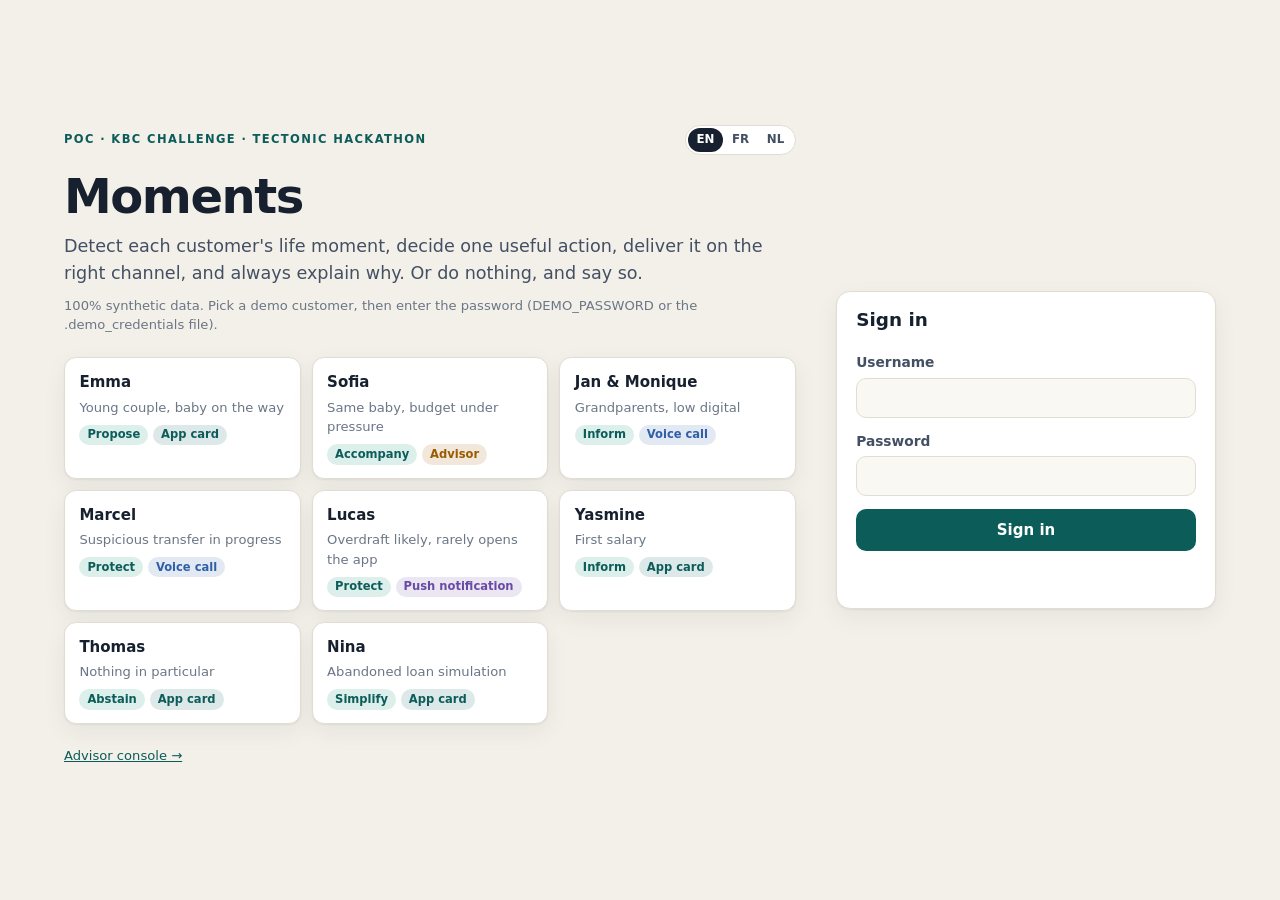
<file: static/index.html>
<!doctype html>
<html lang="en">
<head>
  <meta charset="utf-8">
  <meta name="viewport" content="width=device-width, initial-scale=1">
  <title>Moments – customer demo</title>
  <link rel="stylesheet" href="/static/styles.css">
  <script src="/static/i18n.js" defer></script>
  <script src="/static/common.js" defer></script>
  <script src="/static/app.js" defer></script>
</head>
<body>
  <!-- Sign in -->
  <main id="login-view" class="login" hidden>
    <section class="login-intro">
      <div class="login-top">
        <p class="eyebrow" data-i18n="login.eyebrow"></p>
        <div class="lang-switch" data-lang-switch></div>
      </div>
      <h1>Moments</h1>
      <p class="lead" data-i18n="login.lead"></p>
      <p class="muted small" data-i18n="login.hint"></p>
      <div id="persona-grid" class="persona-grid"></div>
      <p class="small"><a href="/advisor" data-i18n="login.advisorLink"></a></p>
    </section>
    <form id="login-form" class="card login-form" autocomplete="off">
      <h2 data-i18n="login.title"></h2>
      <label><span data-i18n="login.username"></span><input id="login-username" name="username" required maxlength="32" pattern="[a-z0-9_.\-]+"></label>
      <label><span data-i18n="login.password"></span><input id="login-password" name="password" type="password" required maxlength="128"></label>
      <button type="submit" class="btn primary" data-i18n="login.submit"></button>
      <p id="login-error" class="error" role="alert"></p>
    </form>
  </main>

  <!-- Application -->
  <div id="app-view" hidden>
    <header class="topbar">
      <div class="brand">Moments <span class="muted" data-i18n="top.demo"></span></div>
      <div class="topbar-right">
        <span id="demo-clock" class="pill"></span>
        <span id="who" class="who"></span>
        <div class="lang-switch" data-lang-switch></div>
        <button id="logout" class="btn ghost small" data-i18n="top.switch"></button>
      </div>
    </header>

    <div class="stage">
      <div class="phone-col">
        <div class="phone-caption">
          <span id="channel-chip" class="channel-chip"></span>
          <button id="replay" class="btn link small" data-i18n="phone.replay"></button>
        </div>
        <!-- What the customer experiences: the screen changes with the channel -->
        <section class="phone" aria-label="Customer phone">
          <div class="phone-speaker"></div>
          <div id="phone-screen" class="phone-screen"></div>
        </section>
      </div>

      <!-- Backstage: the engine journal -->
      <section class="backstage">
        <div class="backstage-head">
          <h2 data-i18n="back.title"></h2>
          <p class="muted small" data-i18n="back.sub"></p>
        </div>
        <div id="journal"></div>
      </section>
    </div>
  </div>

  <div id="toast" class="toast" role="status" aria-live="polite"></div>
</body>
</html>
</file>
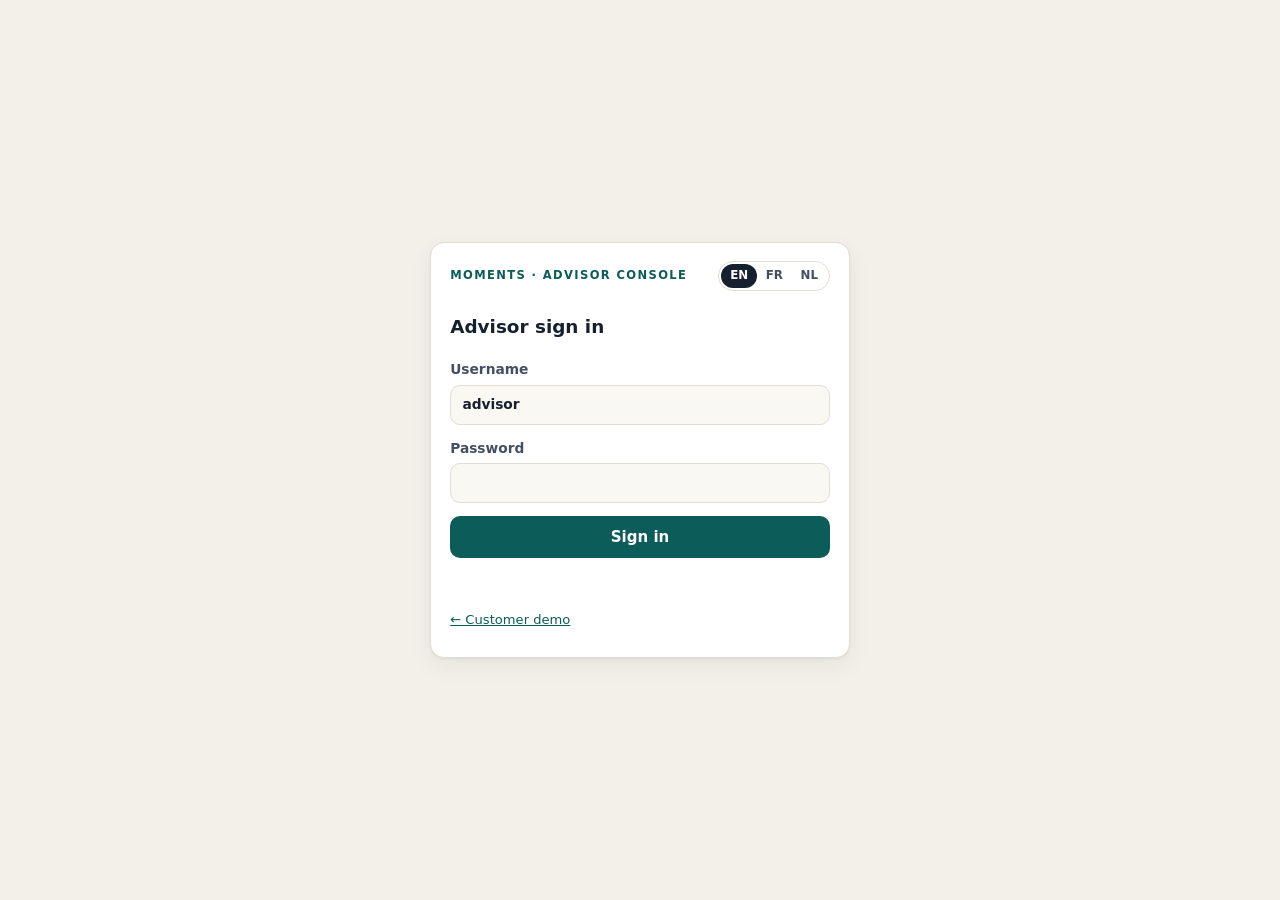
<file: static/dashboard.html>
<!doctype html>
<html lang="en">
<head>
  <meta charset="utf-8">
  <meta name="viewport" content="width=device-width, initial-scale=1">
  <title>Moments – advisor console</title>
  <link rel="stylesheet" href="/static/styles.css">
  <script src="/static/i18n.js" defer></script>
  <script src="/static/common.js" defer></script>
  <script src="/static/dashboard.js" defer></script>
</head>
<body class="dash">
  <main id="login-view" class="login narrow" hidden>
    <form id="login-form" class="card login-form" autocomplete="off">
      <div class="login-top">
        <p class="eyebrow" data-i18n="dash.eyebrow"></p>
        <div class="lang-switch" data-lang-switch></div>
      </div>
      <h2 data-i18n="dash.loginTitle"></h2>
      <label><span data-i18n="login.username"></span><input id="login-username" value="advisor" required maxlength="32"></label>
      <label><span data-i18n="login.password"></span><input id="login-password" type="password" required maxlength="128"></label>
      <button type="submit" class="btn primary" data-i18n="login.submit"></button>
      <p id="login-error" class="error" role="alert"></p>
      <p class="small"><a href="/" data-i18n="dash.backToDemo"></a></p>
    </form>
  </main>

  <div id="app-view" hidden>
    <header class="topbar">
      <div class="brand">Moments <span class="muted" data-i18n="dash.brand"></span></div>
      <div class="topbar-right">
        <div class="lang-switch" data-lang-switch></div>
        <a class="btn ghost small" href="/" data-i18n="dash.customerDemo"></a>
        <button id="refresh" class="btn ghost small" data-i18n="dash.refresh"></button>
        <button id="logout" class="btn ghost small" data-i18n="dash.logout"></button>
      </div>
    </header>

    <div class="dash-grid">
      <section class="kpis" id="kpis"></section>

      <section class="card span2">
        <div class="section-head">
          <div>
            <h2 data-i18n="dash.queue"></h2>
            <p class="muted small" data-i18n="dash.queueSub"></p>
          </div>
          <div class="seg" id="task-filter"></div>
        </div>
        <div class="queue-grid">
          <div id="tasks" class="task-list"></div>
          <div id="task-detail" class="task-detail"></div>
        </div>
      </section>

      <section class="card span2">
        <h2 data-i18n="dash.agenda"></h2>
        <p class="muted small" data-i18n="dash.agendaSub"></p>
        <div id="agenda"></div>
      </section>

      <section class="card span2">
        <h2 data-i18n="dash.learning"></h2>
        <p class="muted small" data-i18n="dash.learningSub"></p>
        <div id="actions-table"></div>
      </section>

      <section class="card">
        <h2 data-i18n="dash.timeline"></h2>
        <p class="muted small" data-i18n="dash.timelineSub"></p>
        <div id="timeline" class="chart"></div>
        <h3 class="mt" data-i18n="dash.channels"></h3>
        <div id="channels"></div>
      </section>

      <section class="card">
        <h2 data-i18n="dash.fairness"></h2>
        <p class="muted small" data-i18n="dash.fairnessSub"></p>
        <div id="fairness"></div>
        <h3 class="mt" data-i18n="dash.bandit"></h3>
        <div id="bandit"></div>
      </section>

      <section class="card span2" id="cost">
        <h2 data-i18n="dash.cost"></h2>
        <p class="muted small" data-i18n="dash.costSub"></p>
        <div class="cost-grid">
          <form id="cost-form" class="cost-inputs"></form>
          <div id="cost-out" class="cost-out"></div>
        </div>
      </section>
    </div>
  </div>
  <div id="toast" class="toast" role="status" aria-live="polite"></div>
</body>
</html>
</file>
<file: static/styles.css>
:root {
  --bg: #f3f0e9;
  --surface: #ffffff;
  --surface-2: #faf8f3;
  --ink: #16202e;
  --ink-2: #435063;
  --muted: #6b7686;
  --line: #e2ddd2;
  --accent: #0c5c5a;
  --accent-ink: #ffffff;
  --accent-soft: #dcefeb;
  --warn: #9a5b00;
  --warn-soft: #fbefd9;
  --danger: #a3261b;
  --danger-soft: #fbe3df;
  --ok: #1d6b3a;
  --ok-soft: #dcf0e2;
  --f-inform: #2f5fa7;
  --f-protect: #a3261b;
  --f-simplify: #6a4aa5;
  --f-propose: #0c5c5a;
  --f-accompany: #9a5b00;
  --f-abstain: #5b6573;
  --ch-app: #0c5c5a;
  --ch-push: #6a4aa5;
  --ch-voice: #2f5fa7;
  --ch-human: #9a5b00;
  --radius: 14px;
  --shadow: 0 1px 2px rgba(22, 32, 46, .06), 0 8px 24px rgba(22, 32, 46, .06);
  --font: ui-sans-serif, system-ui, -apple-system, "Segoe UI", Roboto, "Helvetica Neue", Arial, sans-serif;
  --mono: ui-monospace, "SF Mono", Menlo, Consolas, monospace;
}

* { box-sizing: border-box; }
html, body { margin: 0; }
body { background: var(--bg); color: var(--ink); font: 15px/1.5 var(--font); -webkit-font-smoothing: antialiased; }
[hidden] { display: none !important; }
h1, h2, h3, h4 { line-height: 1.2; margin: 0 0 .5rem; }
h1 { font-size: 3rem; letter-spacing: -.03em; }
h2 { font-size: 1.15rem; }
h3 { font-size: 1rem; }
h4 { font-size: .92rem; }
p { margin: 0 0 .6rem; }
a { color: var(--accent); }
code { font-family: var(--mono); font-size: .82em; background: var(--surface-2); border: 1px solid var(--line); padding: .05rem .3rem; border-radius: 5px; }
.small { font-size: .82rem; }
.strong { font-weight: 700; }
.muted { color: var(--muted); }
.mt { margin-top: 1.2rem; }
.card { background: var(--surface); border: 1px solid var(--line); border-radius: var(--radius); box-shadow: var(--shadow); padding: 1.1rem 1.2rem; }
.eyebrow { text-transform: uppercase; letter-spacing: .12em; font-size: .72rem; font-weight: 600; color: var(--accent); margin: 0; }
.lead { font-size: 1.1rem; color: var(--ink-2); max-width: 44rem; }
.error { color: var(--danger); min-height: 1.2em; font-size: .88rem; }
.warn { color: var(--warn); }
.excluded { color: var(--ok); }

/* Buttons */
.btn { font: inherit; font-weight: 600; border-radius: 10px; border: 1px solid transparent; padding: .55rem .9rem; cursor: pointer; transition: background .15s, border-color .15s; text-decoration: none; display: inline-flex; align-items: center; justify-content: center; gap: .35rem; }
.btn:focus-visible, input:focus-visible, select:focus-visible, textarea:focus-visible, summary:focus-visible, .persona:focus-visible, .tab:focus-visible, .notif:focus-visible, .task-card:focus-visible { outline: 3px solid color-mix(in srgb, var(--accent) 45%, transparent); outline-offset: 2px; }
.btn.primary { background: var(--accent); color: var(--accent-ink); }
.btn.primary:hover { background: #094846; }
.btn.secondary { background: var(--surface); color: var(--accent); border-color: color-mix(in srgb, var(--accent) 35%, var(--line)); }
.btn.secondary:hover { background: var(--accent-soft); }
.btn.ghost { background: transparent; color: var(--ink-2); border-color: var(--line); }
.btn.ghost:hover { background: var(--surface); }
.btn.ghost-light { background: transparent; color: #dbe3ee; border-color: #3a4658; }
.btn.danger { background: var(--danger); color: #fff; }
.btn.chip { background: var(--surface); border-color: var(--line); color: var(--ink-2); padding: .3rem .65rem; font-size: .8rem; border-radius: 999px; }
.btn.chip:hover { border-color: var(--ink-2); }
.btn.link { background: none; padding: 0; color: var(--accent); }
.btn.small { padding: .35rem .7rem; font-size: .82rem; }
.btn.big { padding: .8rem 1rem; font-size: 1rem; width: 100%; background: #f6f3ec; color: var(--ink); }
.btn.full { width: 100%; }
.btn:disabled { opacity: .5; cursor: not-allowed; }

/* Language switch */
.lang-switch { display: inline-flex; border: 1px solid var(--line); border-radius: 999px; padding: 2px; background: var(--surface); }
.lang-btn { font: inherit; font-size: .74rem; font-weight: 700; border: 0; background: transparent; color: var(--ink-2); padding: .2rem .55rem; border-radius: 999px; cursor: pointer; }
.lang-btn.active { background: var(--ink); color: #fff; }

/* Sign in */
.login { min-height: 100vh; display: grid; grid-template-columns: minmax(0, 1.5fr) minmax(280px, 380px); gap: 2.5rem; align-items: center; padding: 3rem clamp(1rem, 5vw, 5rem); }
.login.narrow { grid-template-columns: minmax(280px, 420px); justify-content: center; }
.login-top { display: flex; justify-content: space-between; align-items: center; gap: 1rem; margin-bottom: .8rem; flex-wrap: wrap; }
.login-form { display: flex; flex-direction: column; gap: .8rem; }
label { display: flex; flex-direction: column; gap: .3rem; font-size: .86rem; font-weight: 600; color: var(--ink-2); }
input:not([type=checkbox]), select, textarea { font: inherit; padding: .55rem .7rem; border-radius: 10px; border: 1px solid var(--line); background: var(--surface-2); color: var(--ink); width: 100%; }
textarea { resize: vertical; }
.persona-grid { display: grid; grid-template-columns: repeat(auto-fill, minmax(190px, 1fr)); gap: .7rem; margin: 1.4rem 0; }
.persona { text-align: left; font: inherit; background: var(--surface); border: 1px solid var(--line); border-radius: 12px; padding: .8rem .9rem; display: flex; flex-direction: column; gap: .25rem; cursor: pointer; box-shadow: var(--shadow); color: var(--ink); }
.persona:hover, .persona.selected { border-color: var(--accent); }
.persona.selected { background: var(--accent-soft); }
.tags { display: flex; flex-wrap: wrap; gap: .3rem; margin-top: .2rem; }
.tag { display: inline-block; font-size: .72rem; font-weight: 700; color: var(--accent); background: var(--accent-soft); padding: .1rem .5rem; border-radius: 999px; white-space: nowrap; }
.tag.danger { color: var(--danger); background: var(--danger-soft); }
.ch-app { --c: var(--ch-app); } .ch-push { --c: var(--ch-push); } .ch-voice { --c: var(--ch-voice); } .ch-human { --c: var(--ch-human); }
.tag.ch-app, .tag.ch-push, .tag.ch-voice, .tag.ch-human { color: var(--c); background: color-mix(in srgb, var(--c) 14%, white); }

/* Top bar */
.topbar { display: flex; justify-content: space-between; align-items: center; gap: 1rem; padding: .8rem 1.4rem; border-bottom: 1px solid var(--line); background: var(--surface); position: sticky; top: 0; z-index: 5; flex-wrap: wrap; }
.brand { font-weight: 800; letter-spacing: -.02em; font-size: 1.15rem; }
.topbar-right { display: flex; gap: .6rem; align-items: center; flex-wrap: wrap; }
.pill { font-size: .78rem; background: var(--surface-2); border: 1px solid var(--line); padding: .25rem .6rem; border-radius: 999px; color: var(--ink-2); }
.who { font-weight: 600; font-size: .88rem; }

/* Stage: phone + backstage */
.stage { display: grid; grid-template-columns: 400px minmax(0, 1fr); gap: 2rem; padding: 1.6rem clamp(1rem, 3vw, 2.4rem); align-items: start; }
.phone-col { position: sticky; top: 76px; }
.phone-caption { display: flex; justify-content: space-between; align-items: center; margin-bottom: .6rem; gap: .5rem; white-space: nowrap; }
.channel-chip { font-size: .78rem; font-weight: 700; color: var(--c); background: color-mix(in srgb, var(--c) 12%, white); border: 1px solid color-mix(in srgb, var(--c) 30%, white); padding: .25rem .7rem; border-radius: 999px; }
.phone { background: #10161f; border-radius: 44px; padding: 12px; box-shadow: 0 30px 60px rgba(16, 22, 31, .25); }
.phone-speaker { width: 90px; height: 6px; background: #2c3645; border-radius: 3px; margin: 2px auto 10px; }
.phone-screen { background: var(--bg); border-radius: 32px; height: 740px; overflow-y: auto; position: relative; }
.phone-screen.view-lock { background: linear-gradient(160deg, #1d3b52 0%, #13283a 45%, #0d1a26 100%); color: #fff; }
.phone-screen.view-call { background: linear-gradient(180deg, #17233a 0%, #0f1726 100%); color: #fff; }
.status-bar { display: flex; justify-content: space-between; font-size: .74rem; font-weight: 600; padding: .7rem 1.4rem .2rem; color: var(--ink-2); }
.status-bar.dark { color: #dbe3ee; }

/* Lock screen (push) */
.lock { padding: 1.6rem 1rem 1rem; display: flex; flex-direction: column; align-items: stretch; }
.lock-time { font-size: 4.2rem; font-weight: 300; text-align: center; letter-spacing: -.03em; line-height: 1; margin-top: 1.2rem; }
.lock-date { text-align: center; font-size: .95rem; color: #c9d4e2; margin: .4rem 0 2.2rem; text-transform: capitalize; }
.notif { text-align: left; font: inherit; color: var(--ink); background: rgba(255, 255, 255, .88); backdrop-filter: blur(12px); border: 0; border-radius: 18px; padding: .8rem .9rem; box-shadow: 0 8px 24px rgba(0, 0, 0, .25); cursor: pointer; animation: drop .5s ease-out; }
.notif p { margin: .15rem 0 0; font-size: .88rem; color: var(--ink-2); }
.notif-head { display: flex; align-items: center; gap: .45rem; font-size: .74rem; font-weight: 600; margin-bottom: .3rem; }
.notif-head .muted { margin-left: auto; }
.app-icon { width: 20px; height: 20px; border-radius: 6px; background: var(--accent); color: #fff; font-size: .7rem; font-weight: 800; display: grid; place-items: center; }
.lock-hint { text-align: center; color: #9fb0c4; font-size: .78rem; margin-top: auto; padding-top: 14rem; }
@keyframes drop { from { transform: translateY(-20px); opacity: 0; } to { transform: none; opacity: 1; } }

/* Call screen (voice) */
.call { padding: 1.8rem 1.1rem 1.2rem; display: flex; flex-direction: column; align-items: center; text-align: center; min-height: 700px; }
.call-avatar { width: 84px; height: 84px; border-radius: 50%; background: var(--accent); display: grid; place-items: center; font-size: 2rem; font-weight: 800; box-shadow: 0 0 0 10px rgba(12, 92, 90, .25); margin-top: 1rem; }
.call-name { font-size: 1.3rem; font-weight: 700; margin-top: 1rem; }
.call-sub { color: #9fb0c4; font-size: .88rem; }
.call-topic { margin-top: 1.4rem; color: #dbe3ee; font-size: .95rem; max-width: 280px; }
.call-actions { display: flex; justify-content: space-around; width: 100%; margin-top: auto; padding-bottom: 2rem; }
.call-btn { font: inherit; border: 0; color: #fff; width: 68px; height: 68px; border-radius: 50%; cursor: pointer; display: flex; flex-direction: column; align-items: center; justify-content: center; font-size: 1.5rem; position: relative; }
.call-btn small { position: absolute; bottom: -1.5rem; font-size: .72rem; color: #c9d4e2; white-space: nowrap; }
.call-btn.accept { background: #1f9d55; animation: pulse 1.4s infinite; }
.call-btn.decline { background: #d93a2b; }
.call-btn.small { width: 52px; height: 52px; font-size: 1.1rem; }
@keyframes pulse { 0%, 100% { box-shadow: 0 0 0 0 rgba(31, 157, 85, .6); } 50% { box-shadow: 0 0 0 14px rgba(31, 157, 85, 0); } }
.wave { display: flex; gap: 3px; align-items: center; height: 36px; margin: 1rem 0; }
.wave i { display: block; width: 4px; background: #5fb3a8; border-radius: 2px; animation: wave 1s ease-in-out infinite; }
.wave i:nth-child(3n) { animation-delay: .2s; } .wave i:nth-child(3n+1) { animation-delay: .4s; } .wave i:nth-child(4n) { animation-delay: .6s; }
@keyframes wave { 0%, 100% { height: 6px; } 50% { height: 32px; } }
.transcript { text-align: left; background: rgba(255, 255, 255, .06); border-radius: 12px; padding: .7rem .8rem; width: 100%; font-size: .88rem; color: #dbe3ee; }
.transcript summary { cursor: pointer; font-weight: 700; font-size: .8rem; color: #9fb0c4; }
.transcript p { margin: .4rem 0 0; }
.call-ctas { display: flex; flex-direction: column; gap: .5rem; width: 100%; margin-top: 1rem; }
.call-foot { display: flex; justify-content: space-between; align-items: center; width: 100%; margin-top: auto; padding: 1.2rem .4rem 1.6rem; }

/* App screen */
.app { padding: .6rem 1rem 1.2rem; }
.greeting { font-size: 1.35rem; font-weight: 800; letter-spacing: -.02em; margin: .4rem 0 .7rem; }
.balance { display: flex; flex-direction: column; padding: .8rem 1rem; margin-bottom: .9rem; }
.balance strong { font-size: 1.5rem; letter-spacing: -.02em; }
.tabs { display: flex; gap: .3rem; background: var(--surface); border: 1px solid var(--line); border-radius: 12px; padding: .25rem; margin-bottom: .9rem; }
.tab { flex: 1; font: inherit; font-weight: 600; font-size: .8rem; border: 0; background: transparent; padding: .45rem .2rem; border-radius: 9px; color: var(--ink-2); cursor: pointer; display: inline-flex; justify-content: center; align-items: center; gap: .3rem; }
.tab.active { background: var(--ink); color: #fff; }
.badge { background: var(--accent); color: #fff; border-radius: 999px; font-size: .66rem; padding: 0 .4rem; }
.opened-from { font-size: .78rem; font-weight: 600; color: var(--c); background: color-mix(in srgb, var(--c) 10%, white); border-radius: 10px; padding: .4rem .7rem; margin-bottom: .6rem; }
.family-line { font-size: .72rem; font-weight: 800; text-transform: uppercase; letter-spacing: .08em; margin-bottom: .5rem; color: var(--muted); }
.family-line.f-inform { color: var(--f-inform); } .family-line.f-protect { color: var(--f-protect); } .family-line.f-simplify { color: var(--f-simplify); }
.family-line.f-propose { color: var(--f-propose); } .family-line.f-accompany { color: var(--f-accompany); }

.block { background: var(--surface); border: 1px solid var(--line); border-radius: var(--radius); padding: 1rem; margin-bottom: .7rem; box-shadow: var(--shadow); }
.block.highlight { border-left: 5px solid var(--f-propose); }
.block.highlight.f-inform { border-left-color: var(--f-inform); } .block.highlight.f-protect { border-left-color: var(--f-protect); }
.block.highlight.f-simplify { border-left-color: var(--f-simplify); } .block.highlight.f-accompany { border-left-color: var(--f-accompany); }
.block.highlight h3 { font-size: 1.08rem; }
.block.highlight p { color: var(--ink-2); font-size: .92rem; }
.ctas { display: flex; flex-direction: column; gap: .45rem; margin-top: .8rem; }
.block.checklist ul, .block.why ul { margin: .2rem 0 .4rem; padding-left: 1.1rem; font-size: .88rem; color: var(--ink-2); }
.block.checklist li { margin-bottom: .2rem; }
.block.why { background: var(--surface-2); box-shadow: none; }
.block.why summary { cursor: pointer; font-weight: 700; font-size: .88rem; color: var(--accent); }
.block.why[open] summary { margin-bottom: .5rem; }
.block.hold { background: var(--danger-soft); border-color: color-mix(in srgb, var(--danger) 30%, var(--line)); }
.block.hold.dark { background: rgba(217, 58, 43, .18); border-color: rgba(217, 58, 43, .5); color: #fff; width: 100%; text-align: left; box-shadow: none; }
.countdown { font-variant-numeric: tabular-nums; color: var(--danger); }
.block.hold.dark .countdown { color: #ffb4ab; }
.block.human { background: var(--warn-soft); border-color: color-mix(in srgb, var(--warn) 30%, var(--line)); }
.advisor-row { display: flex; gap: .7rem; align-items: flex-start; margin-bottom: .6rem; }
.advisor-avatar { flex-shrink: 0; width: 40px; height: 40px; border-radius: 50%; background: var(--warn); color: #fff; font-weight: 800; display: grid; place-items: center; }
.block.abstain { text-align: center; padding: 1.6rem 1.2rem; }
.abstain-icon { width: 46px; height: 46px; border-radius: 50%; background: var(--ok-soft); color: var(--ok); font-weight: 800; font-size: 1.3rem; display: grid; place-items: center; margin: 0 auto .7rem; }
.feedback-bar { display: flex; flex-wrap: wrap; gap: .35rem; align-items: center; margin-top: .4rem; }

/* Booking */
.booking { background: var(--surface); border: 1px solid var(--line); border-radius: 12px; padding: .8rem; margin-bottom: .7rem; }
.booking.embedded { margin: 0; }
.seg { display: inline-flex; background: var(--surface-2); border: 1px solid var(--line); border-radius: 10px; padding: 2px; gap: 2px; flex-wrap: wrap; }
.seg-btn { font: inherit; font-size: .8rem; font-weight: 600; border: 0; background: transparent; color: var(--ink-2); padding: .3rem .6rem; border-radius: 8px; cursor: pointer; }
.seg-btn.active { background: var(--ink); color: #fff; }
.slots { display: flex; flex-wrap: wrap; gap: .35rem; margin: .7rem 0; max-height: 210px; overflow-y: auto; }
.slot-day { width: 100%; font-size: .74rem; font-weight: 700; color: var(--muted); text-transform: capitalize; margin-top: .3rem; }
.slot { font: inherit; font-size: .82rem; border: 1px solid var(--line); background: var(--surface-2); border-radius: 8px; padding: .3rem .55rem; cursor: pointer; }
.slot.active { background: var(--accent); color: #fff; border-color: var(--accent); }
.appt-card { display: flex; flex-direction: column; gap: .3rem; }
.appt-when { display: flex; justify-content: space-between; align-items: center; gap: .5rem; text-transform: capitalize; }
.consent { flex-direction: row; justify-content: space-between; align-items: center; gap: .8rem; background: var(--surface); border: 1px solid var(--line); border-radius: 12px; padding: .75rem .9rem; margin-bottom: .5rem; font-weight: 500; }
.consent.locked { display: flex; background: var(--surface-2); font-size: .86rem; color: var(--ink-2); }
input[role=switch] { appearance: none; width: 42px; height: 24px; border-radius: 999px; background: #c9c3b6; position: relative; cursor: pointer; flex-shrink: 0; transition: background .15s; }
input[role=switch]::after { content: ""; position: absolute; top: 3px; left: 3px; width: 18px; height: 18px; border-radius: 50%; background: #fff; transition: transform .15s; }
input[role=switch]:checked { background: var(--accent); }
input[role=switch]:checked::after { transform: translateX(18px); }

/* Backstage */
.backstage-head { margin-bottom: 1rem; }
.jcard { background: var(--surface); border: 1px solid var(--line); border-radius: var(--radius); padding: 1rem 1.1rem; margin-bottom: .9rem; box-shadow: var(--shadow); }
.jcard h3 { display: flex; align-items: center; gap: .5rem; }
.step { width: 22px; height: 22px; border-radius: 50%; background: var(--ink); color: #fff; font-size: .75rem; display: grid; place-items: center; }
.signal { margin-bottom: .7rem; }
.signal-head { display: flex; justify-content: space-between; align-items: center; margin-bottom: .25rem; }
.bar { height: 6px; border-radius: 999px; background: var(--surface-2); border: 1px solid var(--line); overflow: hidden; margin-bottom: .2rem; }
.fill { display: block; height: 100%; border-radius: 999px; }
.fill.ok { background: var(--accent); } .fill.low { background: #c9c3b6; }
.formula { font-family: var(--mono); font-size: .74rem; }
.table-wrap { overflow-x: auto; }
.jtable { width: 100%; border-collapse: collapse; font-size: .86rem; }
.jtable th { text-align: left; font-size: .72rem; text-transform: uppercase; letter-spacing: .05em; color: var(--muted); padding: .4rem .5rem; border-bottom: 1px solid var(--line); }
.jtable td { padding: .55rem .5rem; border-bottom: 1px solid var(--line); vertical-align: top; }
.jtable tr.st-chosen td { background: color-mix(in srgb, var(--accent-soft) 60%, transparent); }
.status { font-size: .72rem; font-weight: 700; padding: .12rem .5rem; border-radius: 999px; white-space: nowrap; }
.status.chosen { background: var(--ok-soft); color: var(--ok); }
.status.blocked { background: var(--danger-soft); color: var(--danger); }
.status.eligible { background: var(--warn-soft); color: var(--warn); }
.guards { margin: 0; padding-left: 1.1rem; font-size: .88rem; }
.jcard.decision { border-color: color-mix(in srgb, var(--accent) 35%, var(--line)); }

/* Advisor console */
.dash-grid { display: grid; grid-template-columns: repeat(2, minmax(0, 1fr)); gap: 1.1rem; padding: 1.4rem clamp(1rem, 3vw, 2.4rem); }
.span2 { grid-column: span 2; }
.kpis { grid-column: span 2; display: grid; grid-template-columns: repeat(auto-fit, minmax(150px, 1fr)); gap: .8rem; }
.kpi { display: flex; flex-direction: column; gap: .15rem; padding: .9rem 1rem; }
.kpi strong { font-size: 1.6rem; letter-spacing: -.02em; }
.section-head { display: flex; justify-content: space-between; align-items: flex-start; gap: 1rem; flex-wrap: wrap; margin-bottom: .6rem; }
.queue-grid { display: grid; grid-template-columns: minmax(240px, 340px) minmax(0, 1fr); gap: 1rem; align-items: start; }
.task-list { display: flex; flex-direction: column; gap: .5rem; max-height: 640px; overflow-y: auto; padding-right: .2rem; }
.task-card { text-align: left; font: inherit; color: var(--ink); background: var(--surface-2); border: 1px solid var(--line); border-radius: 12px; padding: .7rem .8rem; cursor: pointer; display: flex; flex-direction: column; gap: .25rem; }
.task-card:hover { border-color: var(--ink-2); }
.task-card.active { border-color: var(--accent); background: var(--accent-soft); }
.task-card.high { border-left: 4px solid var(--danger); }
.task-top { display: flex; gap: .35rem; align-items: center; flex-wrap: wrap; }
.task-top .muted { margin-left: auto; }
.tag.tt-outreach { color: var(--warn); background: var(--warn-soft); }
.tag.tt-callback { color: var(--f-inform); background: #e3ecf8; }
.tag.tt-appointment { color: var(--accent); background: var(--accent-soft); }
.tag.tt-credit_review { color: var(--f-simplify); background: #ece6f6; }
.tag.tt-fraud_review { color: var(--danger); background: var(--danger-soft); }
.task-detail { background: var(--surface); border: 1px solid var(--line); border-radius: 12px; padding: 1rem 1.1rem; min-height: 320px; }
.detail-head { display: flex; justify-content: space-between; align-items: flex-start; gap: .6rem; }
.help { background: var(--surface-2); border-radius: 10px; padding: .5rem .7rem; color: var(--ink-2); }
.facts { display: grid; grid-template-columns: max-content 1fr; gap: .3rem .9rem; font-size: .88rem; margin: .8rem 0; }
.facts dt { color: var(--muted); font-weight: 600; }
.facts dd { margin: 0; }
.actions-box { border-top: 1px solid var(--line); margin-top: .8rem; padding-top: .8rem; display: flex; flex-direction: column; gap: .6rem; }
.action-row { display: flex; gap: .45rem; align-items: center; flex-wrap: wrap; }
.action-row select { width: auto; min-width: 140px; padding: .35rem .5rem; font-size: .84rem; }
.timeline-list { list-style: none; padding: 0; margin: 0; border-left: 2px solid var(--line); }
.timeline-list li { display: flex; flex-direction: column; padding: .2rem 0 .5rem .8rem; position: relative; font-size: .86rem; }
.timeline-list li::before { content: ""; position: absolute; left: -6px; top: .45rem; width: 10px; height: 10px; border-radius: 50%; background: var(--accent); }
.task-journal { margin-top: .6rem; background: var(--surface-2); border: 1px solid var(--line); border-radius: 12px; padding: .8rem; }
.agenda { display: flex; flex-direction: column; gap: .35rem; }
.agenda-item { font: inherit; color: var(--ink); display: flex; gap: .8rem; align-items: center; background: var(--surface-2); border: 1px solid var(--line); border-radius: 10px; padding: .5rem .8rem; cursor: pointer; text-align: left; }
.agenda-item:hover { border-color: var(--accent); }
.hbar { display: grid; grid-template-columns: 130px 1fr 110px; gap: .6rem; align-items: center; margin-bottom: .4rem; }
.hbar .meter { width: 100%; }
.meter { display: inline-block; width: 70px; height: 6px; border-radius: 999px; background: var(--surface-2); border: 1px solid var(--line); vertical-align: middle; overflow: hidden; }
.meter-fill { display: block; height: 100%; background: var(--accent); border-radius: 999px; }
.chart { position: relative; }
.line-chart { width: 100%; height: auto; display: block; }
.line-chart .grid { stroke: var(--line); stroke-width: 1; }
.line-chart .axis { stroke: #b8b1a3; stroke-width: 1; }
.line-chart .tick { fill: var(--muted); font-size: 11px; font-family: var(--font); }
.line-chart .series { fill: none; stroke: var(--accent); stroke-width: 2; stroke-linejoin: round; stroke-linecap: round; }
.line-chart .crosshair { stroke: var(--ink-2); stroke-width: 1; stroke-dasharray: 3 3; }
.line-chart .dot { fill: var(--accent); stroke: var(--surface); stroke-width: 2; }
.tooltip { position: absolute; top: 0; transform: translateX(-50%); background: var(--ink); color: #fff; font-size: .78rem; padding: .3rem .55rem; border-radius: 8px; white-space: nowrap; pointer-events: none; }
.cost-grid { display: grid; grid-template-columns: minmax(0, 1.2fr) minmax(0, 1fr); gap: 1.4rem; }
.cost-inputs { display: grid; grid-template-columns: repeat(2, minmax(0, 1fr)); gap: .6rem .9rem; }
.cost-inputs label { font-weight: 500; }
.cost-out { background: var(--surface-2); border: 1px solid var(--line); border-radius: 12px; padding: 1rem; }
.cost-row { display: flex; justify-content: space-between; gap: 1rem; padding: .3rem 0; font-size: .9rem; }
.cost-row span:last-child { font-variant-numeric: tabular-nums; font-weight: 600; text-align: right; }
.cost-row.strong span { font-weight: 800; color: var(--accent); }
hr { border: 0; border-top: 1px solid var(--line); margin: .6rem 0; }

.toast { position: fixed; left: 50%; bottom: 1.5rem; transform: translate(-50%, 150%); background: var(--ink); color: #fff; padding: .7rem 1.1rem; border-radius: 12px; font-size: .9rem; box-shadow: var(--shadow); transition: transform .25s, opacity .25s; max-width: min(92vw, 520px); z-index: 20; opacity: 0; visibility: hidden; }
.toast.show { transform: translate(-50%, 0); opacity: 1; visibility: visible; }
.toast.error { background: var(--danger); }
.toast.ok { background: var(--ok); }

@media (max-width: 1080px) {
  .queue-grid { grid-template-columns: 1fr; }
}
@media (max-width: 980px) {
  .topbar { position: static; }
  .login { grid-template-columns: 1fr; padding: 1.5rem 1rem; }
  .stage { grid-template-columns: 1fr; padding: 1rem; }
  .phone-col { position: static; max-width: 420px; margin: 0 auto; width: 100%; }
  .phone-screen { height: 700px; }
  .dash-grid { grid-template-columns: 1fr; padding: 1rem; }
  .span2, .kpis { grid-column: span 1; }
  .cost-grid, .cost-inputs { grid-template-columns: 1fr; }
  .hbar { grid-template-columns: 110px 1fr 90px; }
  h1 { font-size: 2.3rem; }
}
</file>
